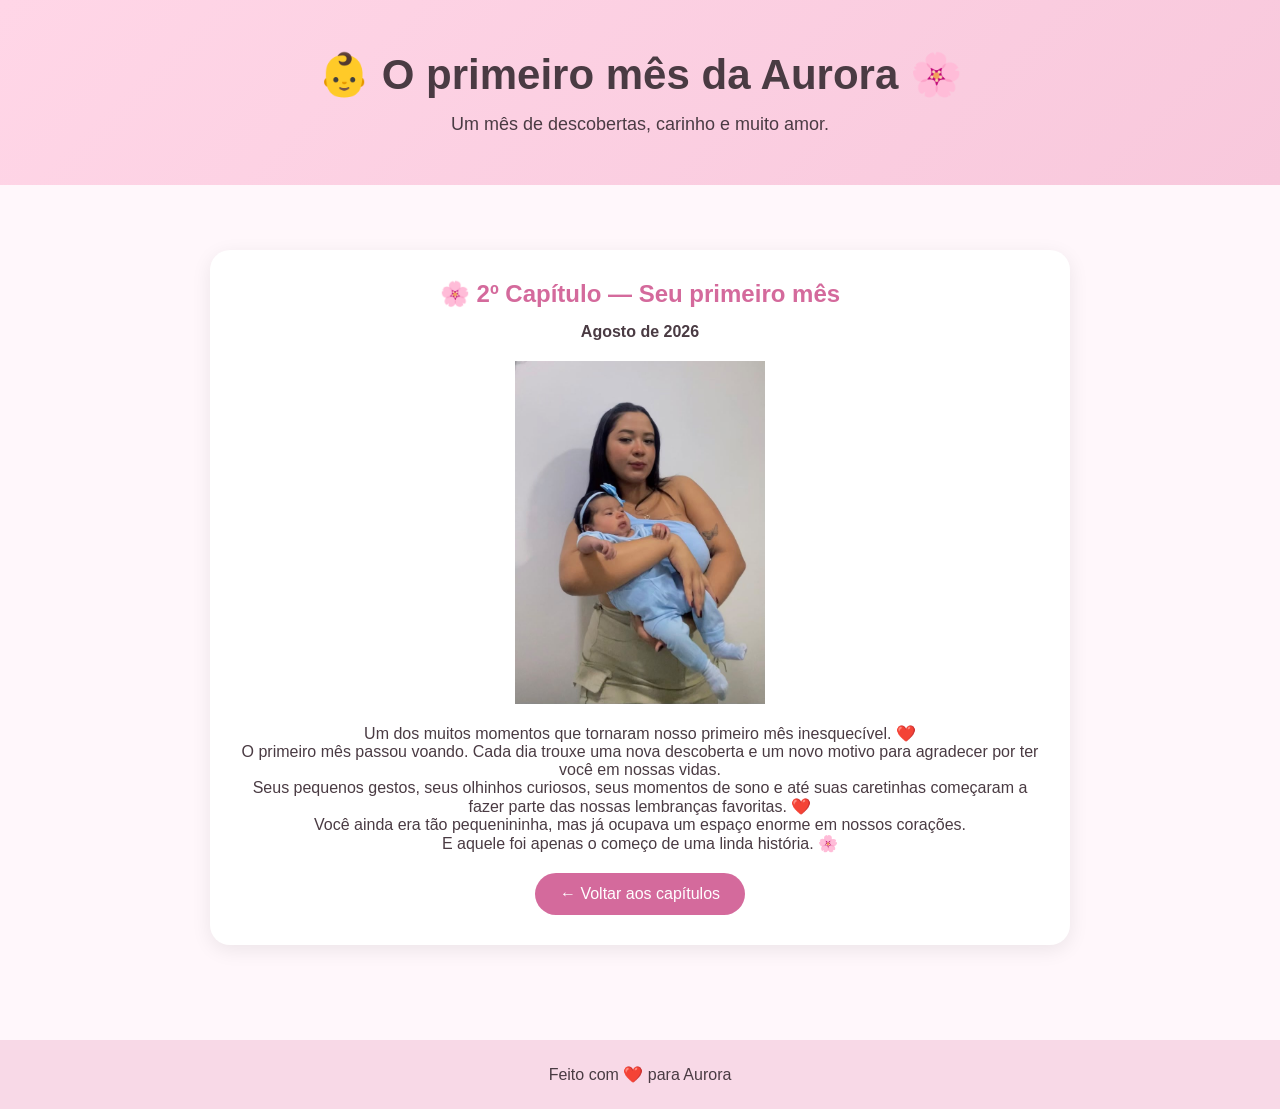
<file: capitulo2.html>
<!DOCTYPE html>
<html lang="pt-BR">

<head>
    <meta charset="UTF-8">
    <meta name="viewport" content="width=device-width, initial-scale=1.0">
    <title>O primeiro mês da Aurora</title>
    <link rel="stylesheet" href="Style.css">
</head>

<body>

    <header>
        <h1>👶 O primeiro mês da Aurora 🌸</h1>
        <p>Um mês de descobertas, carinho e muito amor.</p>
    </header>

    <main class="conteudo">

        <section class="card">

            <h2>🌸 2º Capítulo — Seu primeiro mês</h2>

            <p><strong>Agosto de 2026</strong></p>
          <img src="Fotos/fotoauroraherika.jpg" alt="Aurora">
          <p>
    Um dos muitos momentos que tornaram nosso primeiro mês inesquecível. ❤️
          </p>

            <p>
                O primeiro mês passou voando.
                Cada dia trouxe uma nova descoberta e um novo motivo
                para agradecer por ter você em nossas vidas.
            </p>

            <p>
                Seus pequenos gestos, seus olhinhos curiosos,
                seus momentos de sono e até suas caretinhas
                começaram a fazer parte das nossas lembranças favoritas. ❤️
            </p>

            <p>
                Você ainda era tão pequenininha, mas já ocupava
                um espaço enorme em nossos corações.
            </p>

            <p>
                E aquele foi apenas o começo de uma linda história. 🌸
            </p>

            <a href="história.html" class="botao">← Voltar aos capítulos</a>

        </section>

    </main>

    <footer>
        <p>Feito com ❤️ para Aurora</p>
    </footer>

</body>

</html>
</file>
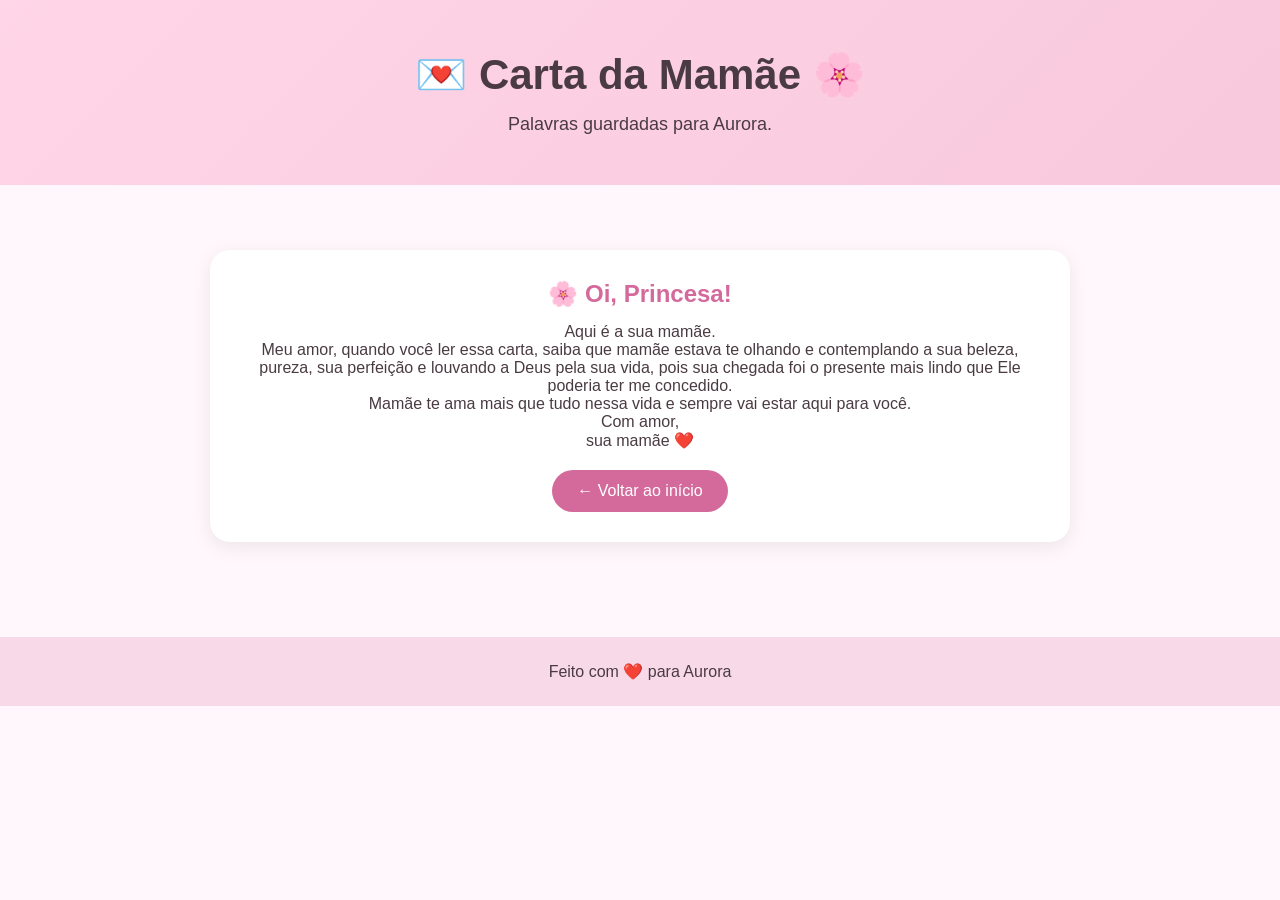
<file: carta.html>
<!DOCTYPE html>
<html lang="pt-BR">

<head>
    <meta charset="UTF-8">
    <meta name="viewport" content="width=device-width, initial-scale=1.0">
    <title>Carta da Mamãe</title>
    <link rel="stylesheet" href="Style.css">
</head>

<body>

    <header>
        <h1>💌 Carta da Mamãe 🌸</h1>
        <p>Palavras guardadas para Aurora.</p>
    </header>

    <main class="conteudo">

        <section class="card">

            <h2>🌸 Oi, Princesa!</h2>

            <p>
                Aqui é a sua mamãe.
            </p>

            <p>
                Meu amor, quando você ler essa carta, saiba que mamãe
                estava te olhando e contemplando a sua beleza, pureza,
                sua perfeição e louvando a Deus pela sua vida, pois sua
                chegada foi o presente mais lindo que Ele poderia ter
                me concedido.
            </p>

            <p>
                Mamãe te ama mais que tudo nessa vida e sempre vai estar
                aqui para você.
            </p>

            <p>
                Com amor,<br>
                sua mamãe ❤️
            </p>

            <a href="Index.html" class="botao">← Voltar ao início</a>

        </section>

    </main>

    <footer>
        <p>Feito com ❤️ para Aurora</p>
    </footer>

</body>

</html>
</file>
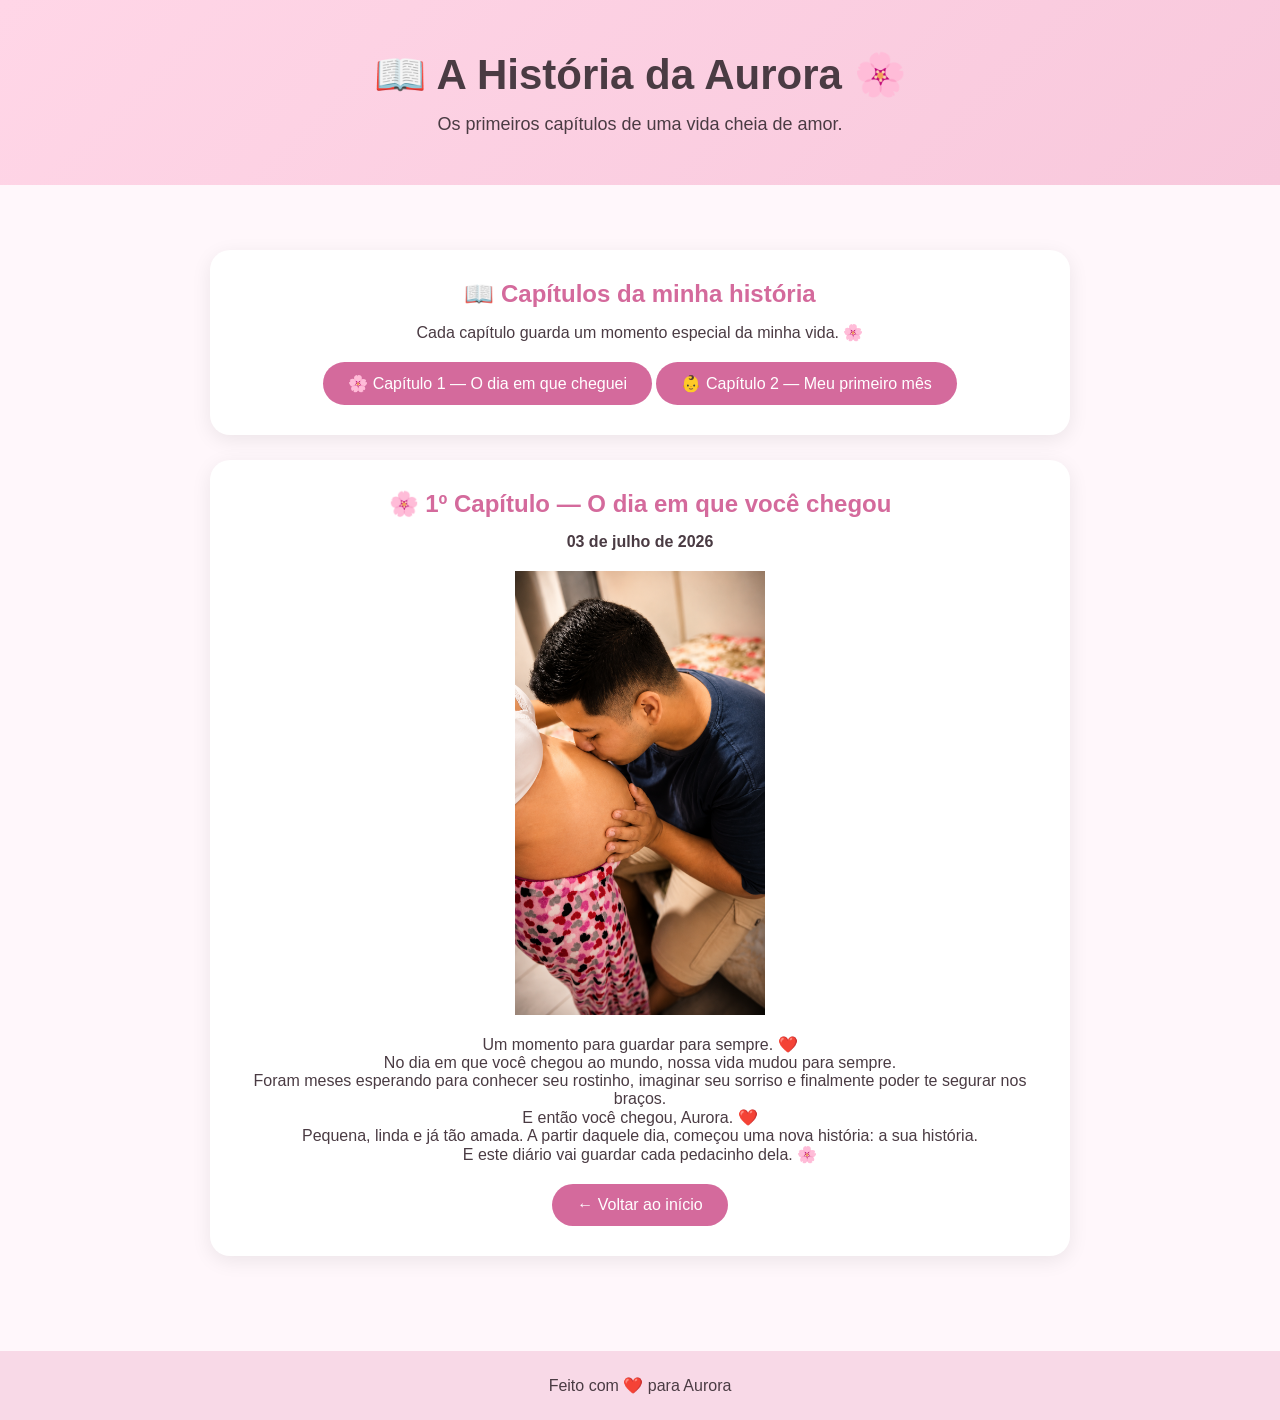
<file: história.html>
<!DOCTYPE html>
<html lang="pt-BR">

<head>
    <meta charset="UTF-8">
    <meta name="viewport" content="width=device-width, initial-scale=1.0">
    <title>A História da Aurora</title>
    <link rel="stylesheet" href="Style.css">
</head>

<body>

    <header>
        <h1>📖 A História da Aurora 🌸</h1>
        <p>Os primeiros capítulos de uma vida cheia de amor.</p>
    </header>

    <main class="conteudo">
      <section class="card">

    <h2>📖 Capítulos da minha história</h2>

    <p>
        Cada capítulo guarda um momento especial da minha vida. 🌸
    </p>

    <a href="história.html" class="botao">
        🌸 Capítulo 1 — O dia em que cheguei
    </a>

    <a href="capitulo2.html" class="botao">
        👶 Capítulo 2 — Meu primeiro mês
    </a>

      </section>

        <section class="card">

            <h2>🌸 1º Capítulo — O dia em que você chegou</h2>

            <p><strong>03 de julho de 2026</strong></p>
          <img src="Fotos/aurora01.png" alt="Um momento especial da Aurora">
          <p class="legenda">
    Um momento para guardar para sempre. ❤️
          </p>

            <p>
                No dia em que você chegou ao mundo, nossa vida mudou para sempre.
            </p>

            <p>
                Foram meses esperando para conhecer seu rostinho,
                imaginar seu sorriso e finalmente poder te segurar nos braços.
            </p>

            <p>
                E então você chegou, Aurora. ❤️
            </p>

            <p>
                Pequena, linda e já tão amada.
                A partir daquele dia, começou uma nova história:
                a sua história.
            </p>

            <p>
                E este diário vai guardar cada pedacinho dela. 🌸
            </p>

            <a href="Index.html" class="botao">← Voltar ao início</a>

        </section>

    </main>

    <footer>
        <p>Feito com ❤️ para Aurora</p>
    </footer>

</body>

</html>
</file>
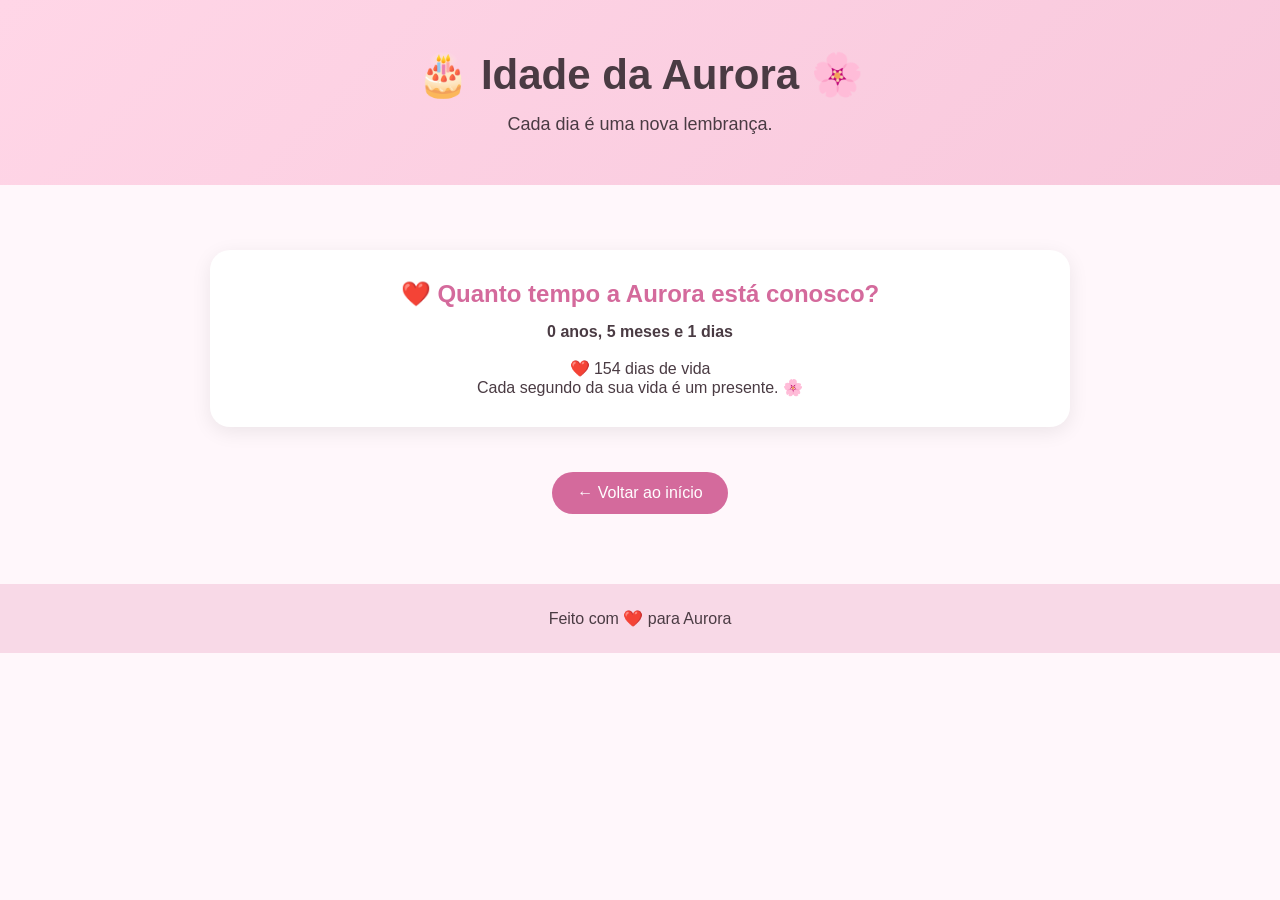
<file: idade.html>
<!DOCTYPE html>
<html lang="pt-BR">

<head>
    <meta charset="UTF-8">
    <meta name="viewport" content="width=device-width, initial-scale=1.0">
    <title>Idade da Aurora</title>
    <link rel="stylesheet" href="Style.css">
</head>

<body>

    <header>
        <h1>🎂 Idade da Aurora 🌸</h1>
        <p>Cada dia é uma nova lembrança.</p>
    </header>

    <main class="conteudo">

        <section class="card">

            <h2>❤️ Quanto tempo a Aurora está conosco?</h2>

            <div id="contador">
                Calculando...
            </div>

            <p>
                Cada segundo da sua vida é um presente. 🌸
            </p>

        </section>

        <a href="Index.html" class="botao">← Voltar ao início</a>

    </main>

    <footer>
        <p>Feito com ❤️ para Aurora</p>
    </footer>

    <script>

        const nascimento = new Date(2026, 6, 3, 0, 0, 0);

        function atualizarContador() {

            const agora = new Date();

            let anos = agora.getFullYear() - nascimento.getFullYear();
            let meses = agora.getMonth() - nascimento.getMonth();
            let dias = agora.getDate() - nascimento.getDate();

            if (dias < 0) {
                meses--;
                const ultimoMes = new Date(
                    agora.getFullYear(),
                    agora.getMonth(),
                    0
                );
                dias += ultimoMes.getDate();
            }

            if (meses < 0) {
                anos--;
                meses += 12;
            }

            const diferenca = agora - nascimento;
            const totalDias = Math.floor(
                diferenca / (1000 * 60 * 60 * 24)
            );

            document.getElementById("contador").innerHTML =
                `<strong>${anos} anos, ${meses} meses e ${dias} dias</strong>
                <br><br>
                ❤️ ${totalDias} dias de vida`;

        }

        atualizarContador();

        setInterval(atualizarContador, 1000);

    </script>

</body>

</html>
</file>
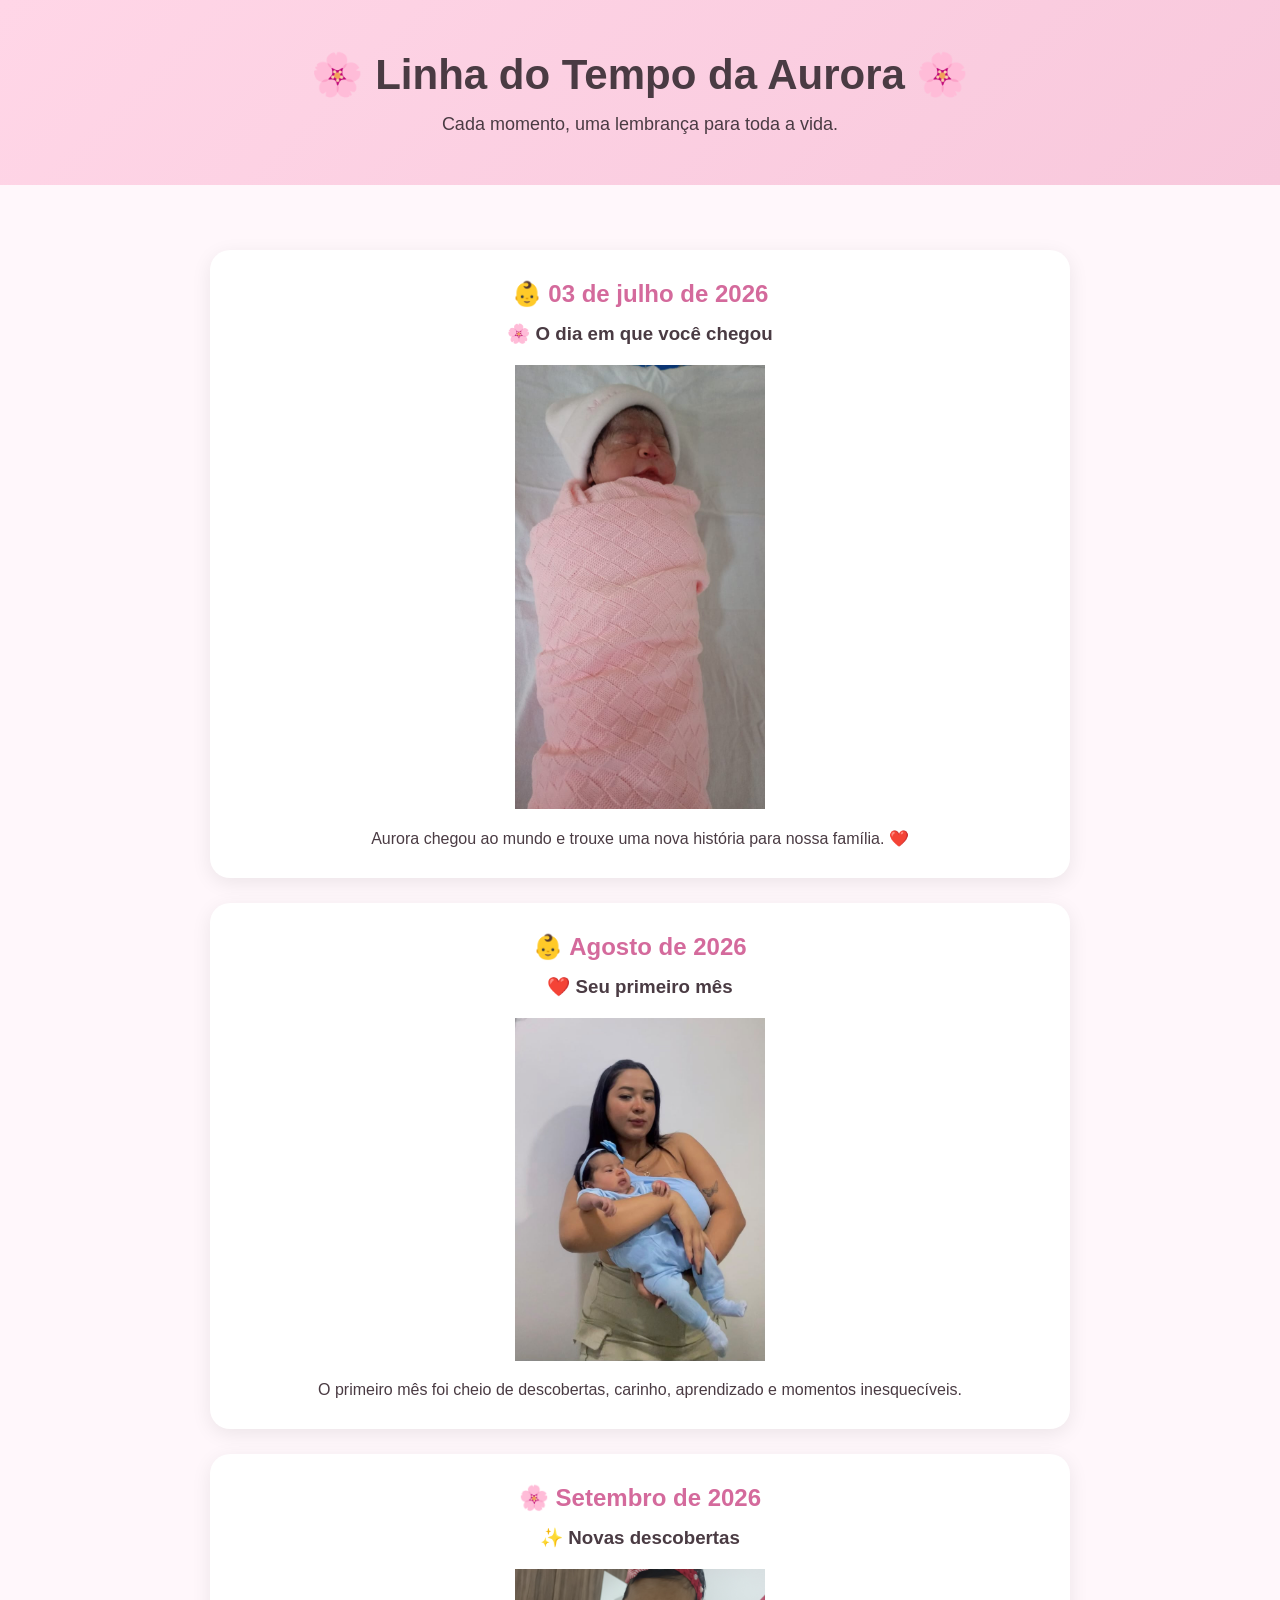
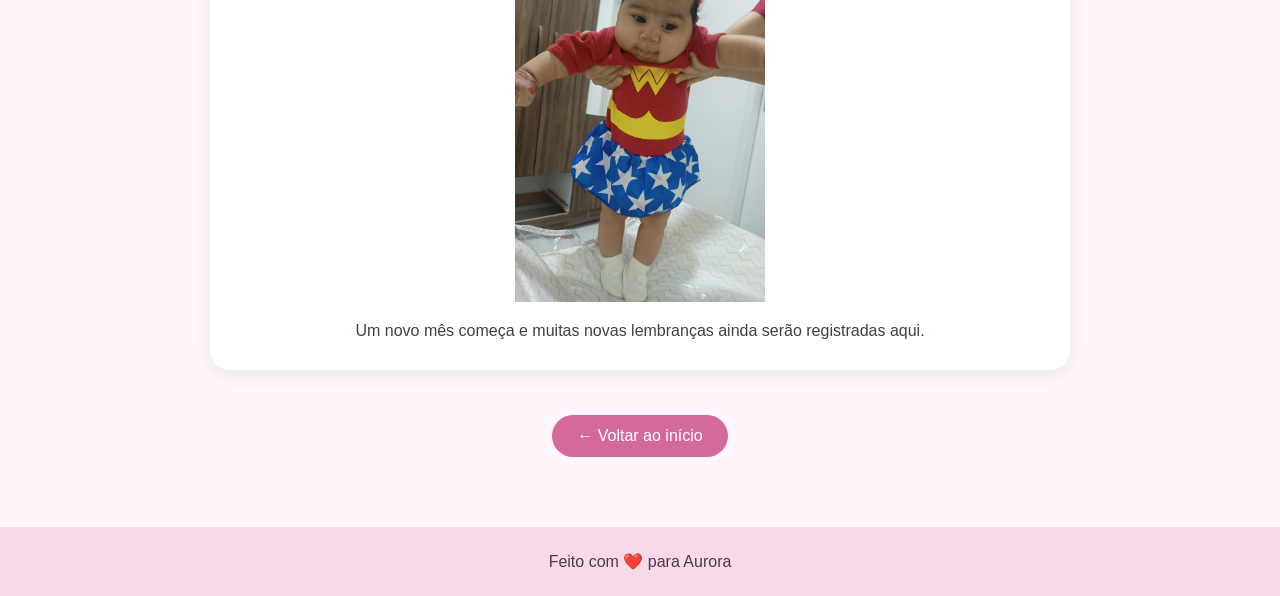
<file: timeline.html>
<!DOCTYPE html>
<html lang="pt-BR">

<head>
    <meta charset="UTF-8">
    <meta name="viewport" content="width=device-width, initial-scale=1.0">
    <title>Linha do Tempo da Aurora</title>
    <link rel="stylesheet" href="Style.css">
</head>

<body>

    <header>
        <h1>🌸 Linha do Tempo da Aurora 🌸</h1>
        <p>Cada momento, uma lembrança para toda a vida.</p>
    </header>

    <main class="conteudo">

        <section class="card">

            <h2>👶 03 de julho de 2026</h2>

            <h3>🌸 O dia em que você chegou</h3>
          <img src="Fotos/fotonascimentoaurora.jpg" alt="Nascimento da Aurora">

            <p>
                Aurora chegou ao mundo e trouxe uma nova história
                para nossa família. ❤️
            </p>

        </section>

        <section class="card">

            <h2>👶 Agosto de 2026</h2>

            <h3>❤️ Seu primeiro mês</h3>
          <img src="Fotos/fotoauroraherika.jpg" alt="Aurora no seu primeiro mês">

            <p>
                O primeiro mês foi cheio de descobertas,
                carinho, aprendizado e momentos inesquecíveis.
            </p>

        </section>

        <section class="card">

            <h2>🌸 Setembro de 2026</h2>

            <h3>✨ Novas descobertas</h3>
          <img src="Fotos/fotoaurora03.jpg" alt="Aurora em setembro">

            <p>
                Um novo mês começa e muitas novas lembranças
                ainda serão registradas aqui.
            </p>

        </section>

        <a href="Index.html" class="botao">← Voltar ao início</a>

    </main>

    <footer>
        <p>Feito com ❤️ para Aurora</p>
    </footer>

</body>

</html>
</file>
<file: Style.css>
* {
    margin: 0;
    padding: 0;
    box-sizing: border-box;
}

body {
    font-family: Arial, sans-serif;
    background: #fff7fb;
    color: #4a3b43;
    text-align: center;
}

header {
    padding: 50px 20px;
    background: linear-gradient(135deg, #ffd6e7, #f8c8dc);
}

header h1 {
    font-size: 42px;
    margin-bottom: 15px;
}

header p {
    font-size: 18px;
}

.conteudo {
    max-width: 900px;
    margin: auto;
    padding: 40px 20px;
}

.card {
    background: white;
    padding: 30px;
    margin: 25px 0;
    border-radius: 20px;
    box-shadow: 0 5px 20px rgba(0,0,0,0.08);
}

.card h2 {
    margin-bottom: 15px;
    color: #d46a9c;
}

.botao {
    display: inline-block;
    margin-top: 20px;
    padding: 12px 25px;
    background: #d46a9c;
    color: white;
    text-decoration: none;
    border-radius: 30px;
}

.botao:hover {
    background: #b94f82;
}

footer {
    padding: 25px;
    margin-top: 30px;
    background: #f8d9e7;
}
.card img {
    display: block !important;
    width: 250px !important;
    height: auto !important;
    margin: 20px auto !important;
}
/* Player de música */

#musicaAurora {
    position: fixed;
    bottom: 15px;
    left: 50%;
    transform: translateX(-50%);
    width: 90%;
    max-width: 400px;
    z-index: 9999;
    border-radius: 30px;
}
.foto-ampliada {
    position: fixed !important;
    top: 50% !important;
    left: 50% !important;
    transform: translate(-50%, -50%) !important;
    width: 90vw !important;
    max-width: 90vw !important;
    height: auto !important;
    max-height: 90vh !important;
    object-fit: contain !important;
    z-index: 10000 !important;
    margin: 0 !important;
    background: white;
    border-radius: 15px;
}
.fechar-foto {
    position: fixed;
    top: 20px;
    right: 20px;
    z-index: 10001;
    font-size: 30px;
    color: white;
    background: rgba(0,0,0,0.7);
    border-radius: 50%;
    width: 45px;
    height: 45px;
    border: none;
    display: none;
}
</file>
